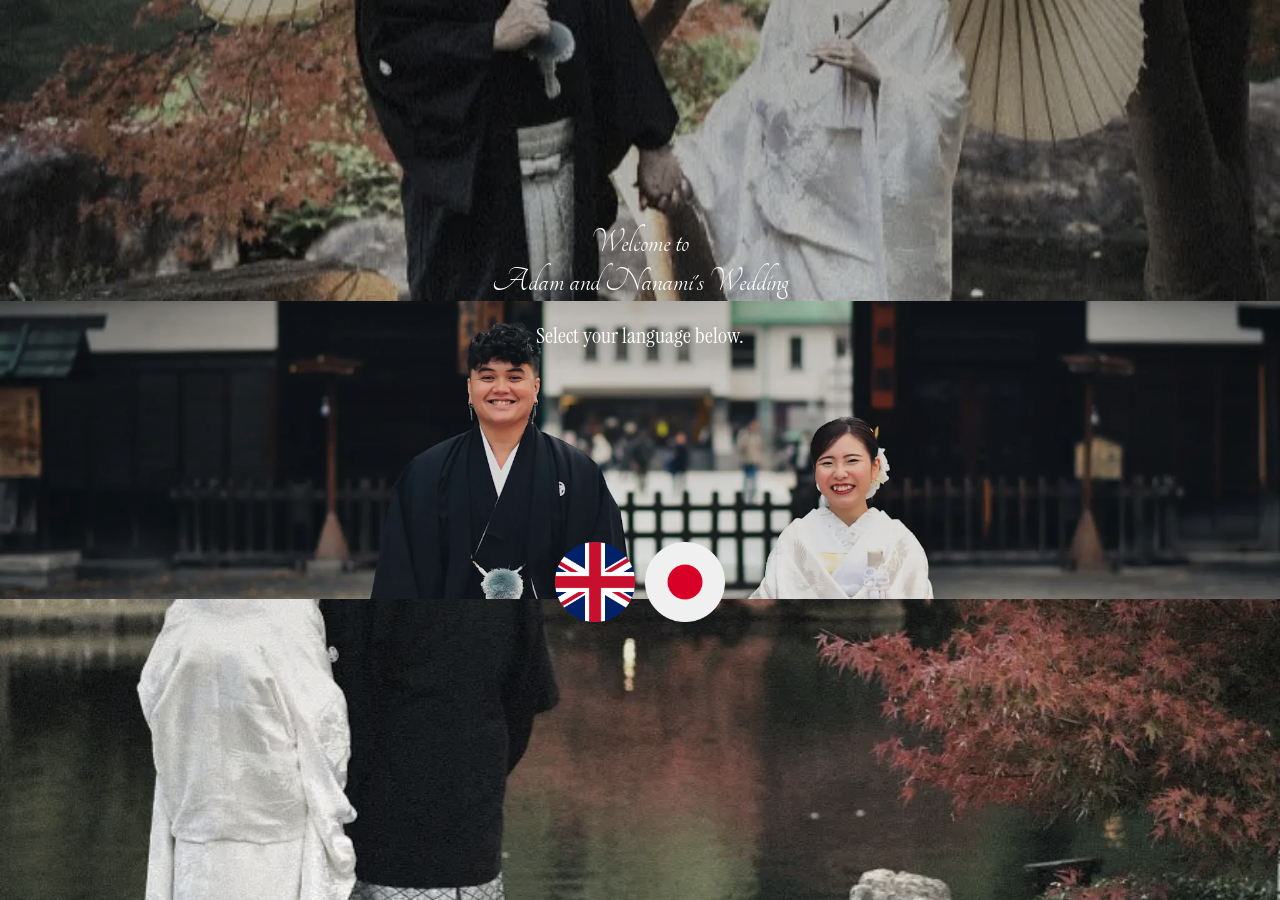
<file: index.html>
<!DOCTYPE html>
<html lang="en">
<head>
    <meta charset="UTF-8">
    <meta name="viewport" content="width=device-width, initial-scale=1.0">
    <link rel="stylesheet" href="index.css">
    
<link rel="preconnect" href="https://fonts.googleapis.com">
<link rel="preconnect" href="https://fonts.gstatic.com" crossorigin>
<link href="https://fonts.googleapis.com/css2?family=Instrument+Serif:ital@0;1&family=Shippori+Mincho+B1&family=Tangerine:wght@400;700&display=swap" rel="stylesheet"></head>
<body>
    <div class="homepage">
        <div class="strip-container">
            <div class="bg-strip top"></div>
            <div class="bg-strip middle"></div>
            <div class="bg-strip bottom"></div>
        </div>
        <div class="intro">
            <h1>Welcome to </h1>
            <h1>Adam and Nanami's Wedding</h1>
            <p>Select your language below.</p>
            <div class="lang">
                <a href="english.html"><img src="united-kingdom.png"></a>
                <a href="japanese.html"><img src="japan.png"></a>
            </div>
        
        </div>

    </div>
</body>
</file>
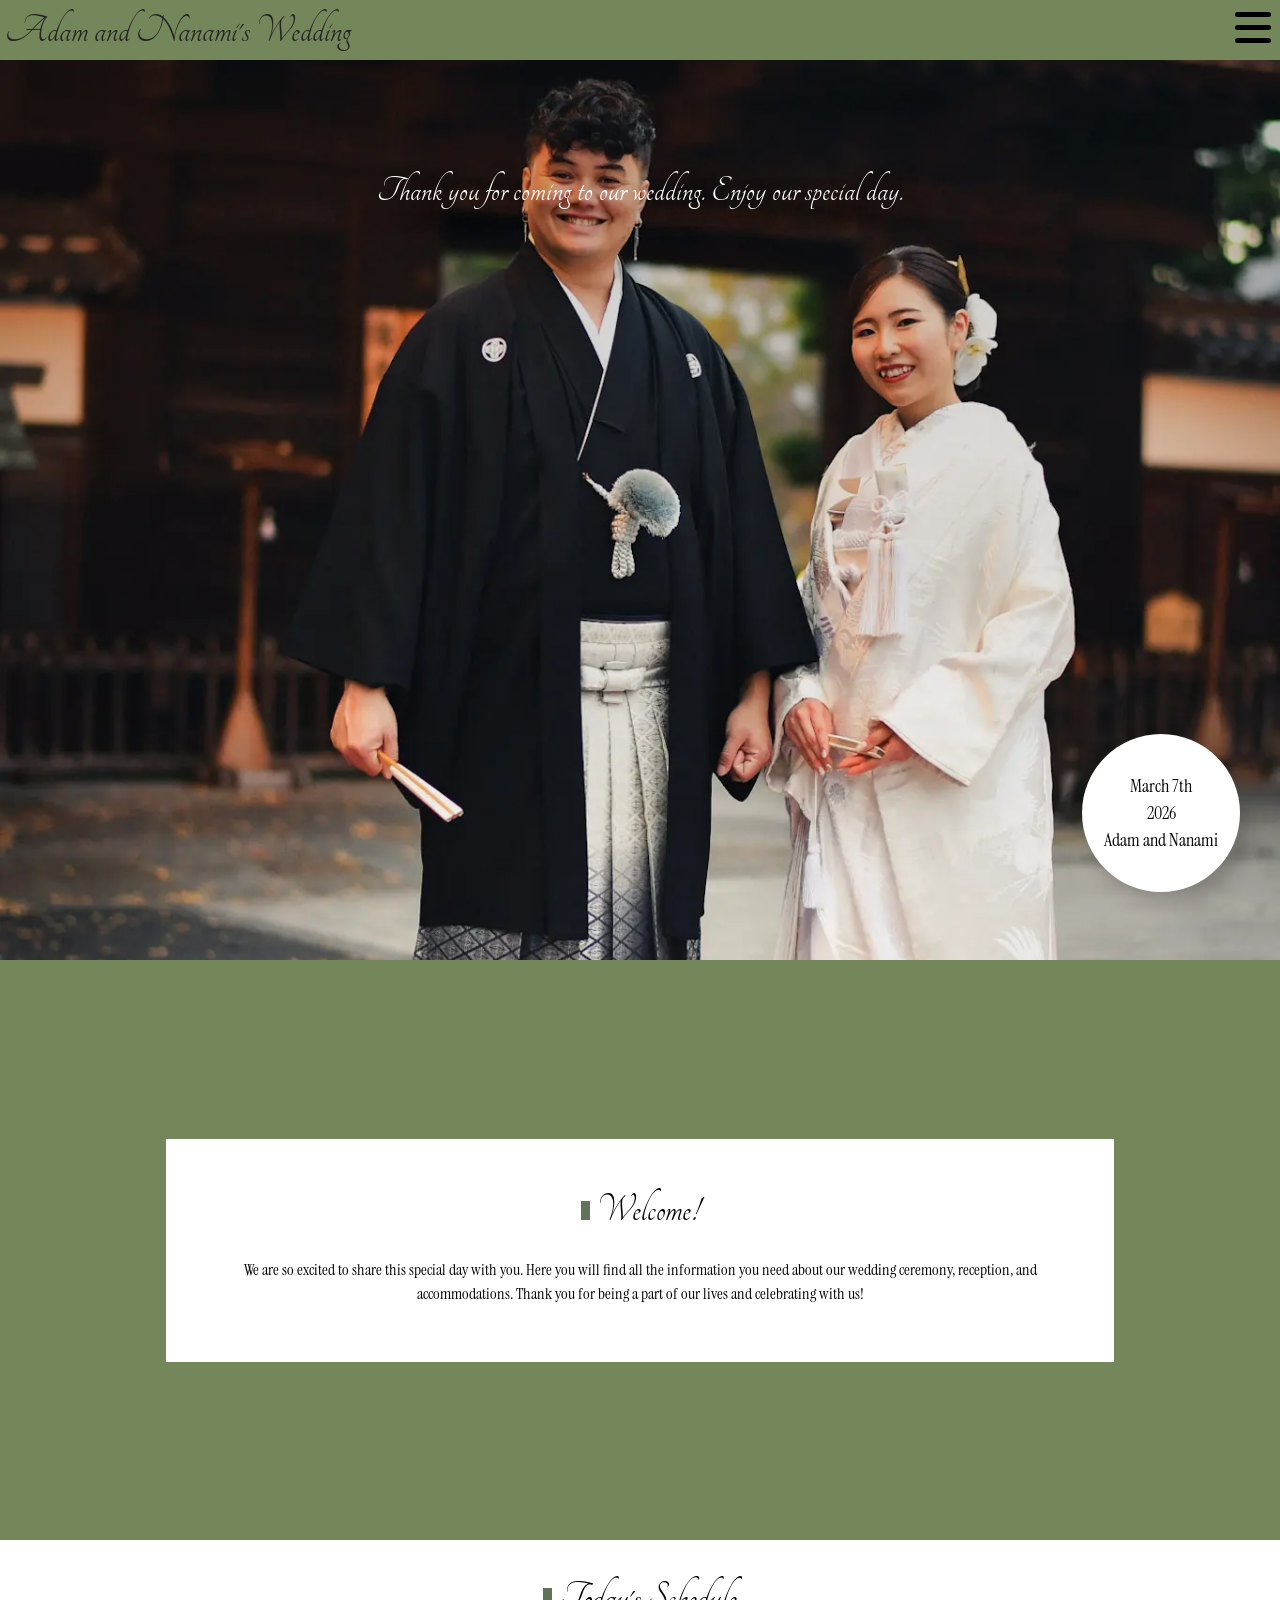
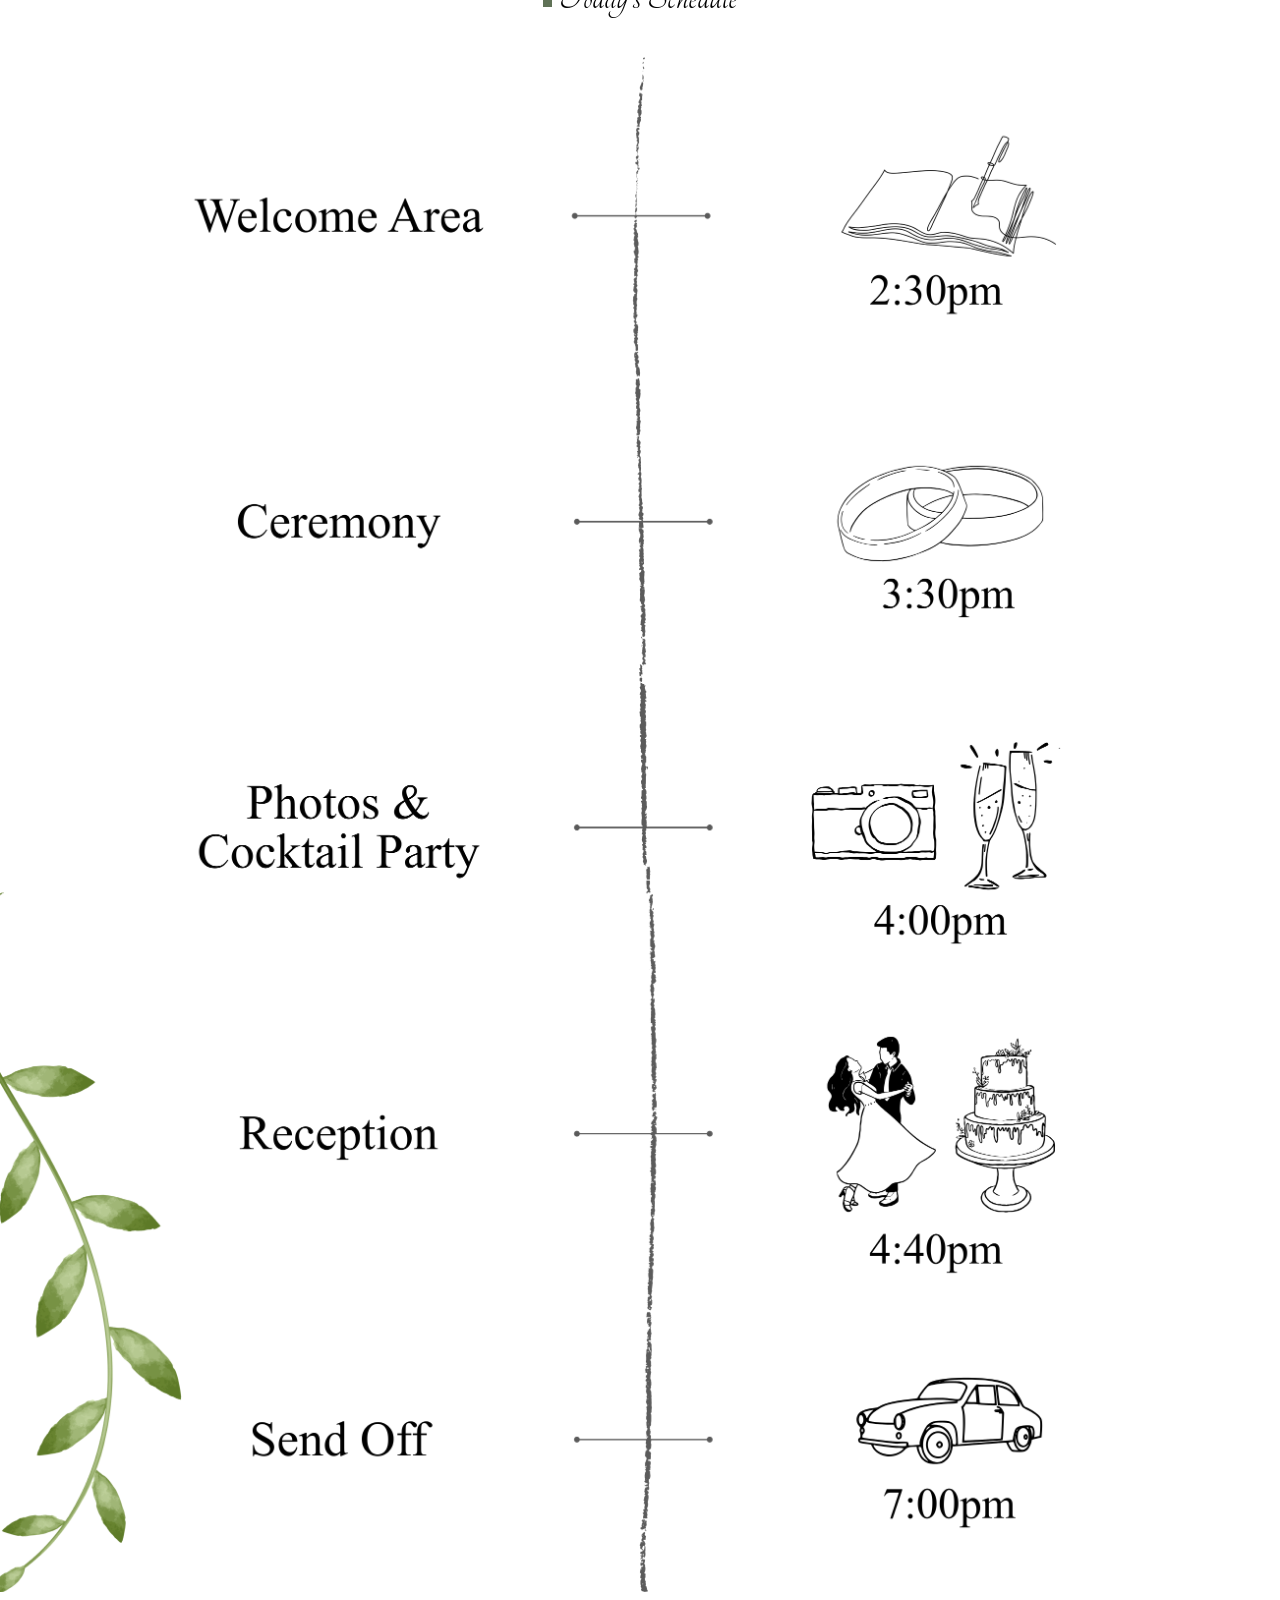
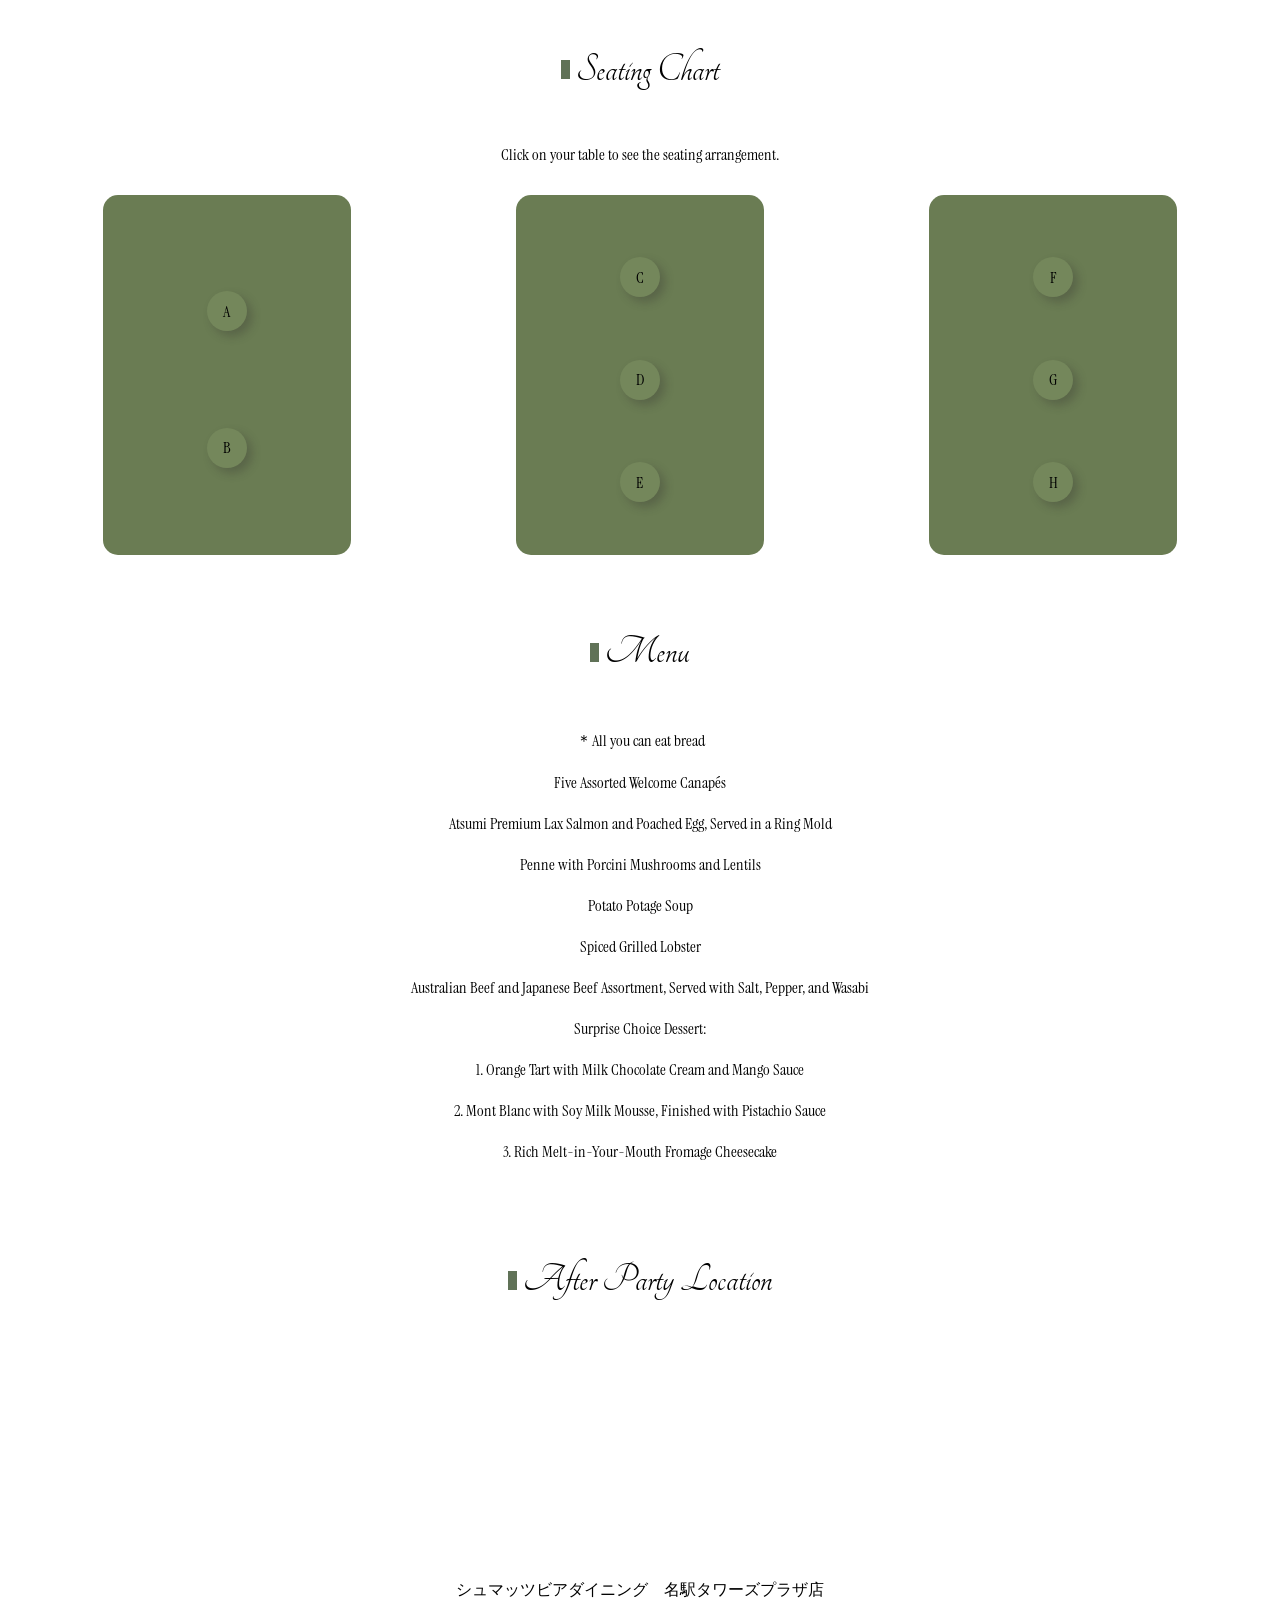
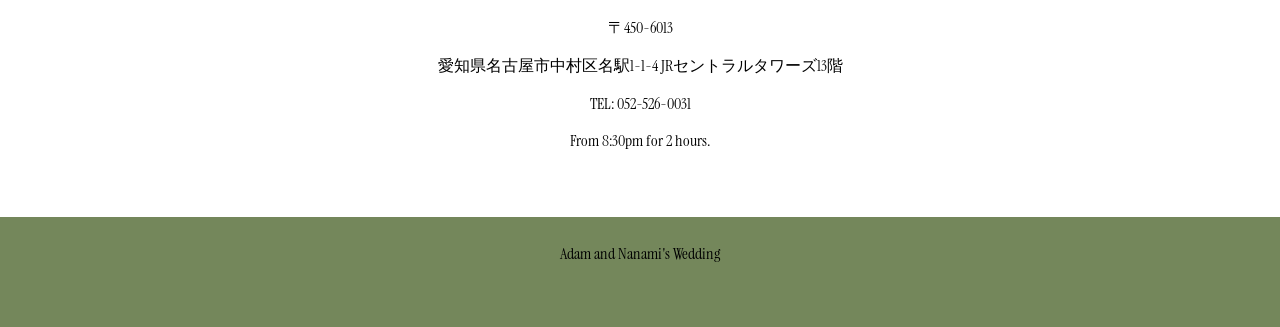
<file: english.html>
<!DOCTYPE html>
<html lang="en">
<head>
    <meta charset="UTF-8">
    <meta name="viewport" content="width=device-width, initial-scale=1.0">
    <link rel="stylesheet" href="index.css">
    
<link rel="preconnect" href="https://fonts.googleapis.com">
<link rel="preconnect" href="https://fonts.gstatic.com" crossorigin>
<link href="https://fonts.googleapis.com/css2?family=Instrument+Serif:ital@0;1&family=Shippori+Mincho+B1&family=Tangerine:wght@400;700&display=swap" rel="stylesheet"></head>
<body>

<div class="off-screen-menu">
            <ul>
                <li><a href="index.html">Home</a></li>
                <li><a href="#welcome">Welcome</a></li>
                <li><a href="#schedule">Schedule</a></li>
                <li><a href="#seating">Seating Chart</a></li>
                <li><a href="#menu">Menu</a></li>
                <li><a href="#location">Location</a></li>
            </ul>
</div>
        <nav>
                    <h1>Adam and Nanami's Wedding</h1>
        
            <div class="ham-menu">
                <span></span>
                <span></span>
                <span></span>
            </div>
        </nav>

    <div class="container">
        <div class="splash">
            
            <h3>Thank you for coming to our wedding. Enjoy our special day.</h3>
            <div class="date">
                <p>March 7th</p>
                <p>2026</p>
                <p>Adam and Nanami</p>
            </div>
        </div>
        <div class="welcome" id="welcome">
            <div class="welcome-text">
                <h2>Welcome!</h2>
                <p>We are so excited to share this special day with you. Here you will find all the information you need about our wedding ceremony, reception, and accommodations. Thank you for being a part of our lives and celebrating with us!</p>
            </div>
        </div>    
       <div class="schedule" id="schedule">
        
            <h2>Today's Schedule</h2>
            <div class="schedule-box">

                <img class="schedule-image" src="schedule with a leaf_eng.png" alt="Wedding Schedule">
                
            </div>
        </div> 
      <div class="seating-chart" id="seating">
            <h2>Seating Chart</h2>
            <p>Click on your table to see the seating arrangement.</p>
            <div class="table-container">
                <div class="table-1 table">
                    <button class="table-btn" data-table="A">A</button>
                    <button class="table-btn" data-table="B">B</button>
                </div>
                <div class="table-2 table">
                    <button class="table-btn" data-table="C">C</button>
                    <button class="table-btn" data-table="D">D</button>
                    <button class="table-btn" data-table="E">E</button>
                </div>
                <div class="table-3 table">
                    <button class="table-btn" data-table="F">F</button>
                    <button class="table-btn" data-table="G">G</button>
                    <button class="table-btn" data-table="H">H</button>
                </div>
            </div>
        </div>

            </div>
        <div class="menu" id="menu">
            <h2>Menu</h2>
<ul>
    <li>＊All you can eat bread</li>
  <li>Five Assorted Welcome Canapés</li>
  <li>Atsumi Premium Lax Salmon and Poached Egg, Served in a Ring Mold</li>
  <li>Penne with Porcini Mushrooms and Lentils</li>
  <li>Potato Potage Soup</li>
  <li>Spiced Grilled Lobster</li>
  <li>Australian Beef and Japanese Beef Assortment, Served with Salt, Pepper, and Wasabi</li>
  <li>Surprise Choice Dessert:</li>
  <li>1. Orange Tart with Milk Chocolate Cream and Mango Sauce</li>
  <li>2. Mont Blanc with Soy Milk Mousse, Finished with Pistachio Sauce</li>
  <li>3. Rich Melt-in-Your-Mouth Fromage Cheesecake</li>
</ul>
        </div>
        <div class="location" id="location">
            <h2>After Party Location</h2>
            <div class="address">
                <div class="map"><iframe src="https://www.google.com/maps/embed?pb=!1m18!1m12!1m3!1d1630.7137008427594!2d136.8818280786256!3d35.17089853888267!2m3!1f0!2f0!3f0!3m2!1i1024!2i768!4f13.1!3m3!1m2!1s0x600377cc2bde75cb%3A0x69bfc3fd4958fa4e!2z44K344Ol44Oe44OD44OEIOWQjeWPpOWxi-OCv-ODr-ODvOOCuuODl-ODqeOCtg!5e0!3m2!1sen!2sjp!4v1771143476471!5m2!1sen!2sjp" width="250" height="200" style="border:0;" allowfullscreen="" loading="lazy" referrerpolicy="no-referrer-when-downgrade"></iframe></div>
                <div class="address-text">
                    <p>シュマッツビアダイニング　名駅タワーズプラザ店</p>
                    <p>〒450-6013</p>
                    <p>愛知県名古屋市中村区名駅1-1-4 JRセントラルタワーズ13階</p>
                    <p>TEL: 052-526-0031</p>
                    <p>From 8:30pm for 2 hours.</p>
                </div>
            </div>
        </div>   

    </div>
        <div class="modal-overlay" id="modalOverlay">
            <div class="modal">
                <div class="table-visual"></div>
                <div class="seats" id="seats"></div>
            </div>
        </div>
    <footer>

        
        <p>Adam and Nanami's Wedding</p>
    </footer>

<script src="script.js"></script>
</body>
</file>
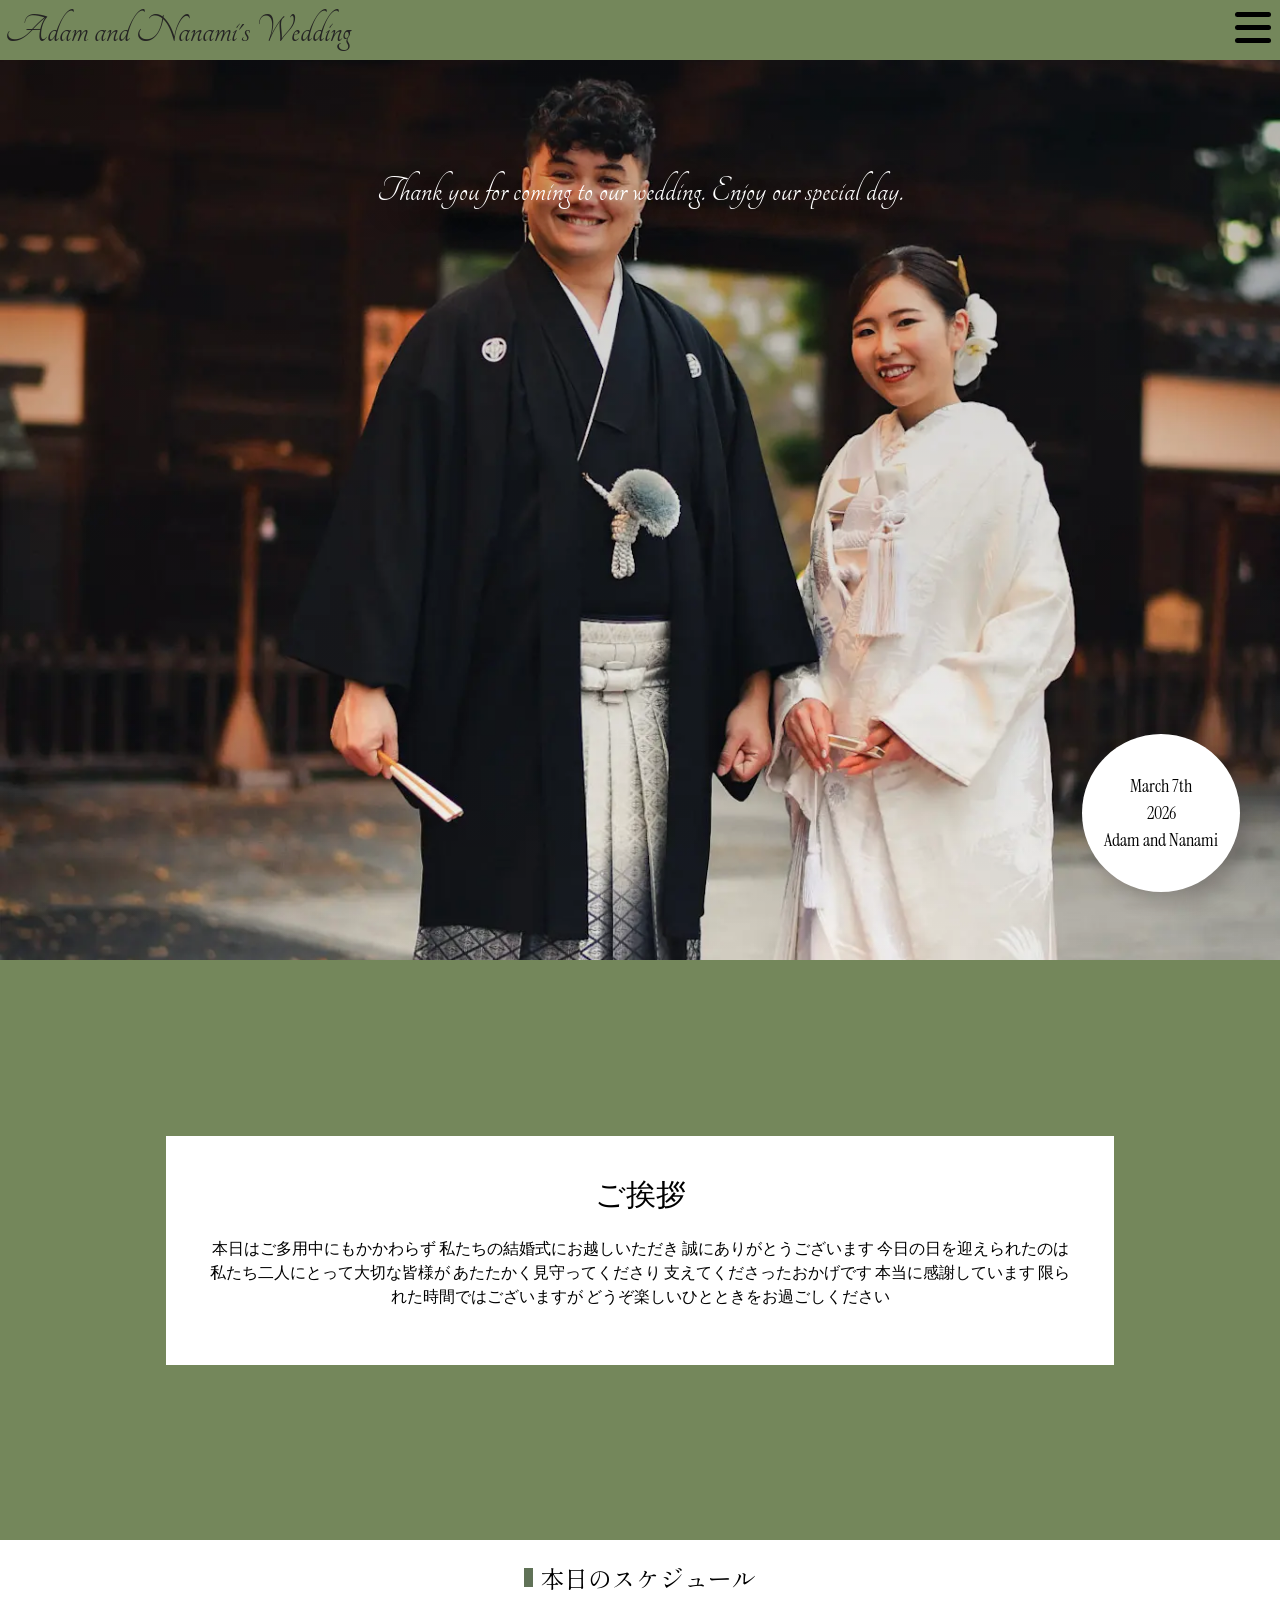
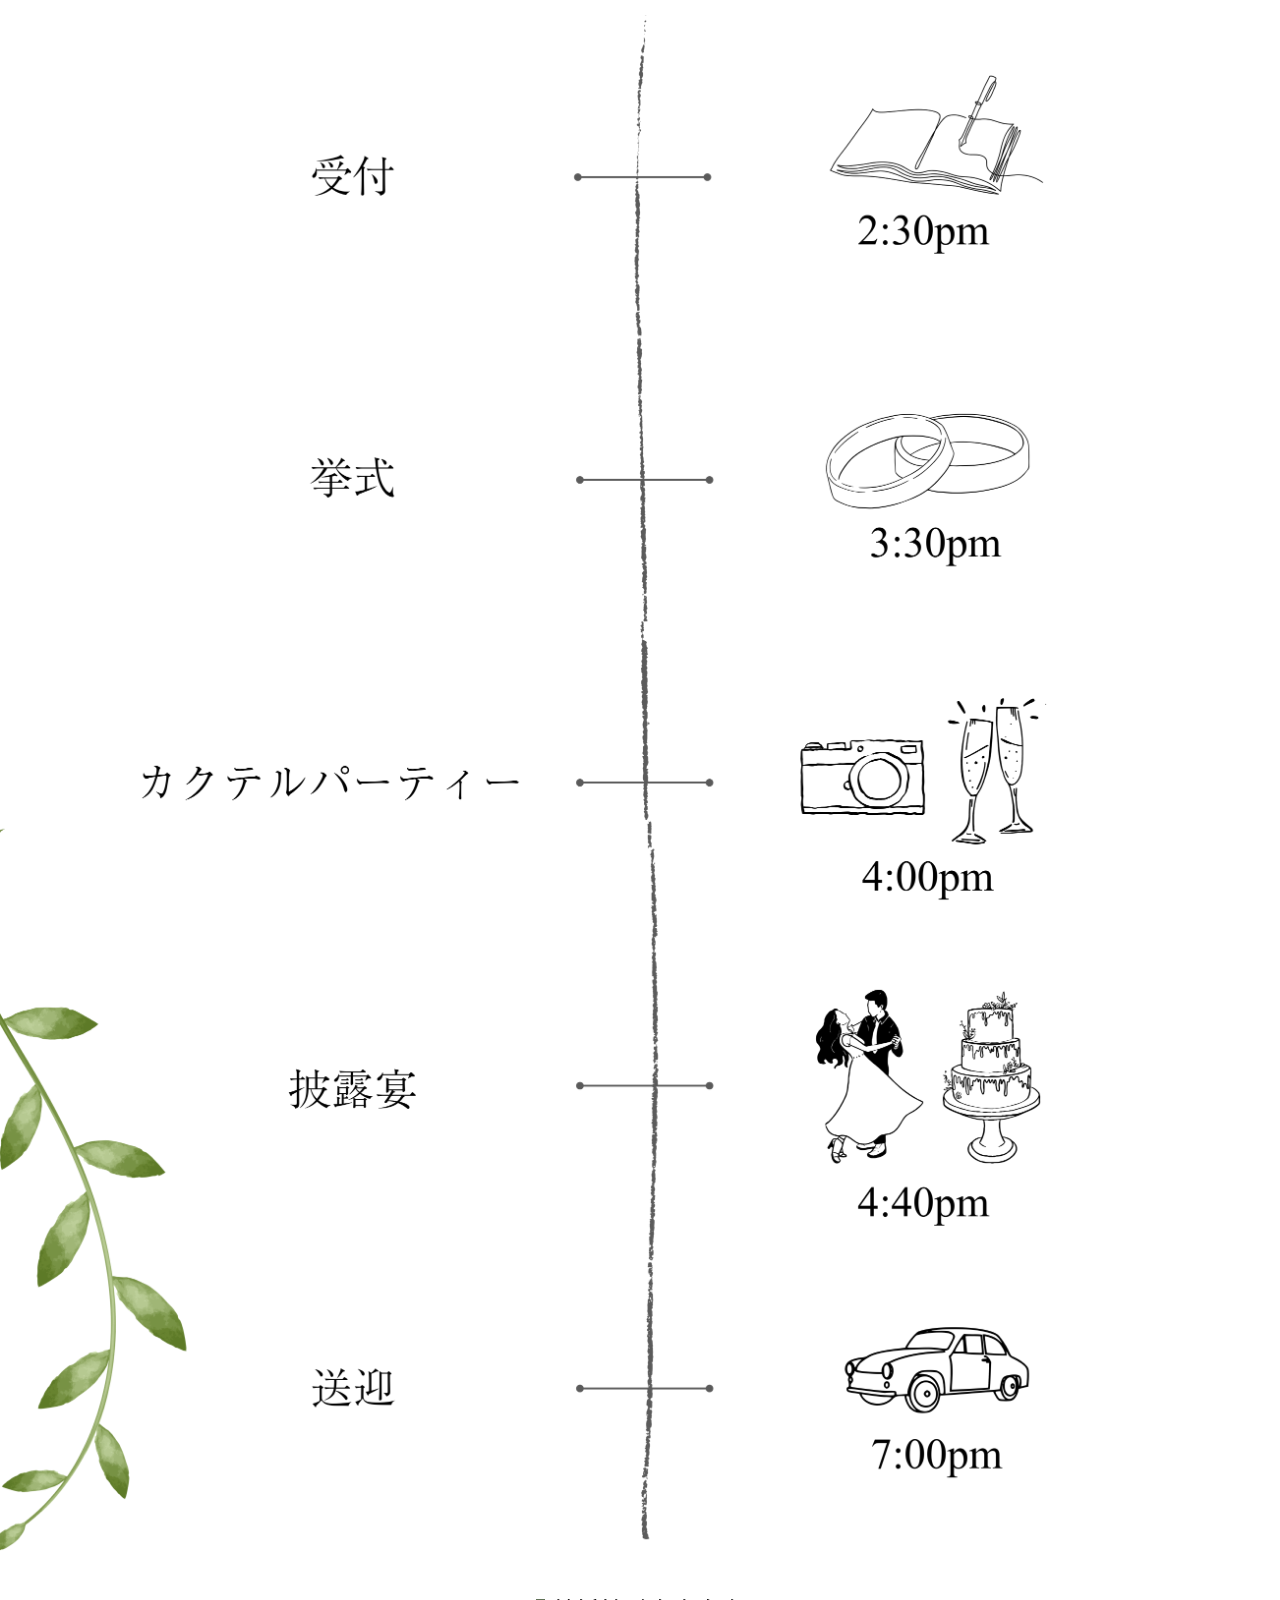
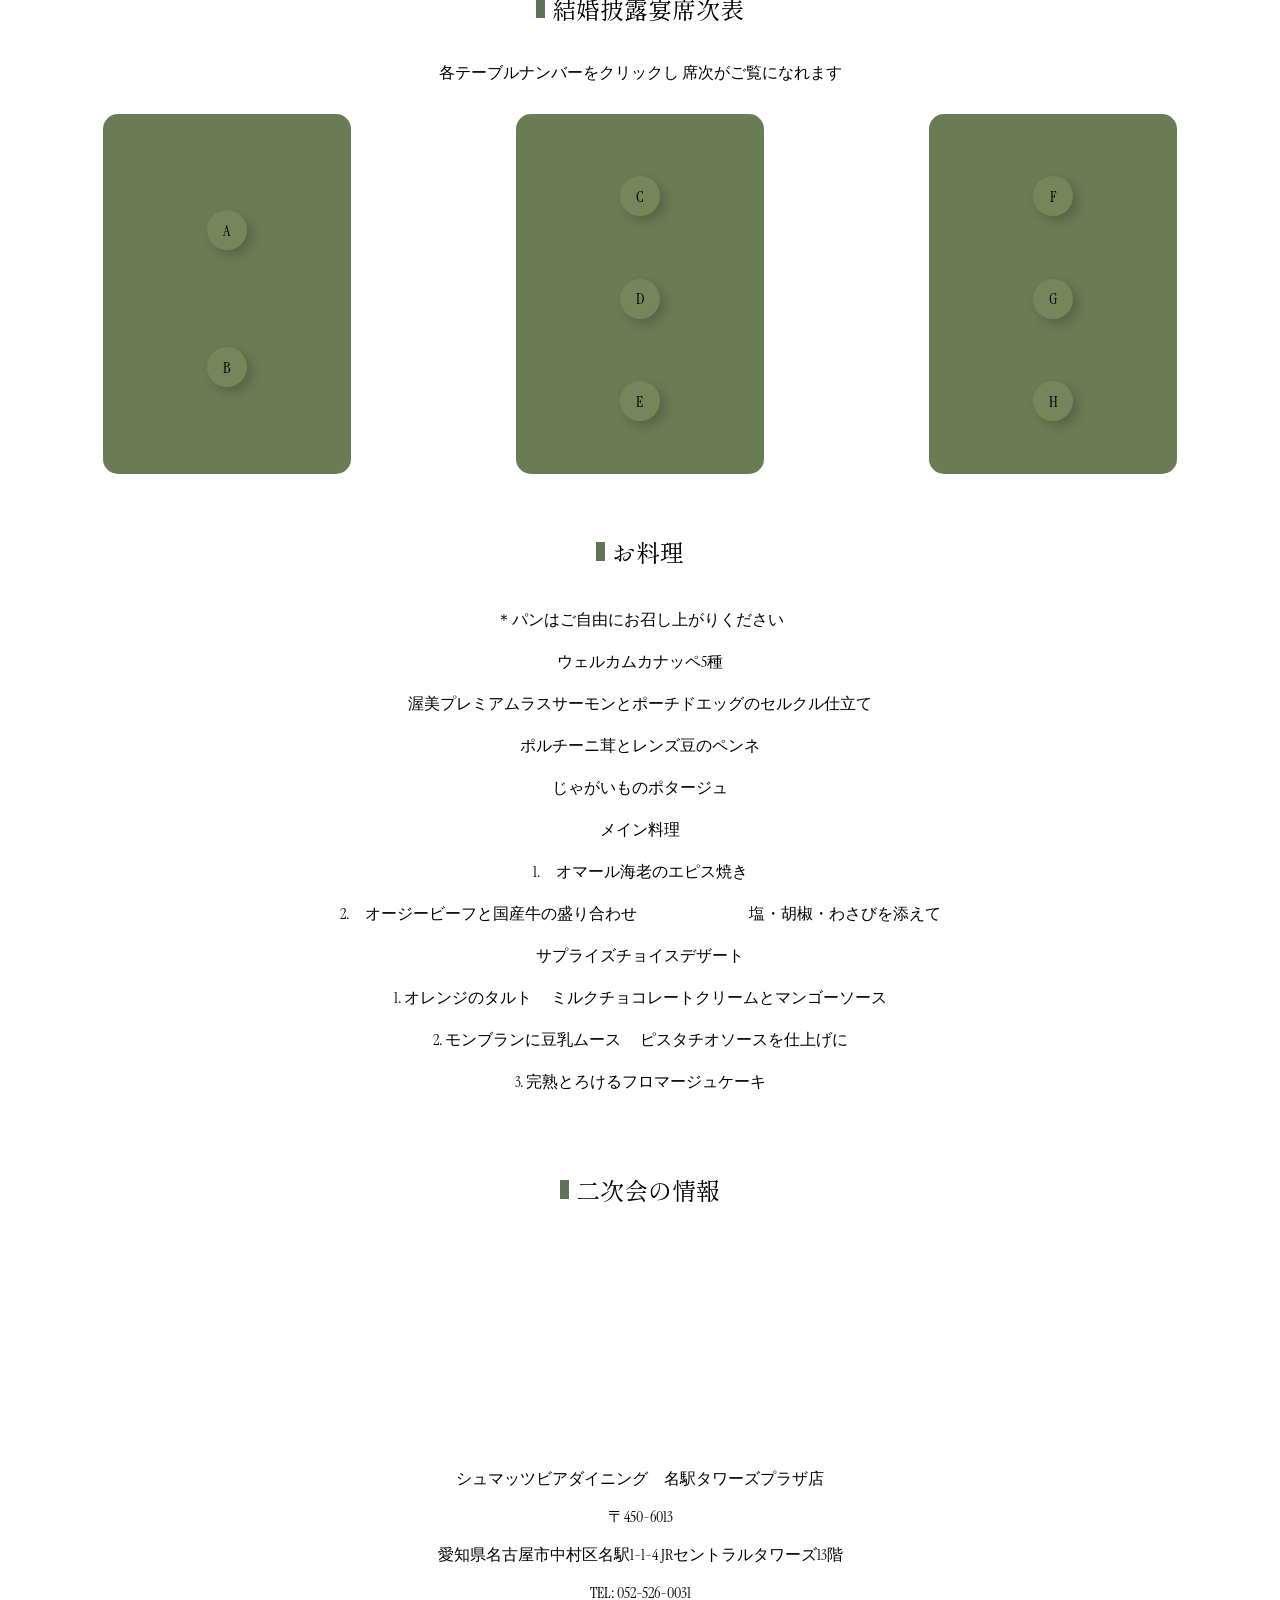
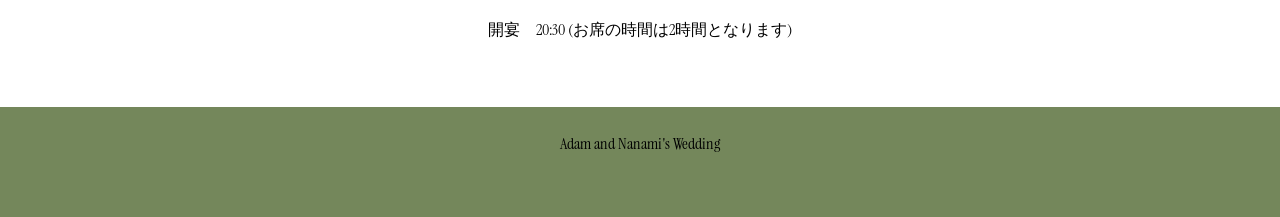
<file: japanese.html>
<!DOCTYPE html>
<html lang="ja">
<head>
    <meta charset="UTF-8">
    <meta name="viewport" content="width=device-width, initial-scale=1.0">
    <link rel="stylesheet" href="index.css">
    
<link rel="preconnect" href="https://fonts.googleapis.com">
<link rel="preconnect" href="https://fonts.gstatic.com" crossorigin>
<link href="https://fonts.googleapis.com/css2?family=Instrument+Serif:ital@0;1&family=Shippori+Mincho+B1&family=Tangerine:wght@400;700&display=swap" rel="stylesheet"><body>
<div class="off-screen-menu">
            <ul>
                <li><a href="index.html">ホームページ</a></li>
                <li><a href="#welcome">ご挨拶</a></li>
                <li><a href="#schedule">本日のスケジュール</a></li>
                <li><a href="#seating">席次表</a></li>
                <li><a href="#menu">お料理</a></li>
                <li><a href="#location">二次会の情報</a></li>
            </ul>
</div>
        <nav>
                    <h1>Adam and Nanami's Wedding</h1>
        
            <div class="ham-menu">
                <span></span>
                <span></span>
                <span></span>
            </div>
        </nav>

    <div class="container">
        <div class="splash">
            
            <h3>Thank you for coming to our wedding. Enjoy our special day.</h3> 
            <div class="date">
                <p>March 7th</p>
                <p>2026</p>
                <p>Adam and Nanami</p>
            </div>
        </div>
        <div class="welcome-jp" id="welcome">
            <div class="welcome-text-jp">
                <h3>ご挨拶</h3>
                    <p>
                    本日はご多用中にもかかわらず
                    私たちの結婚式にお越しいただき
                    誠にありがとうございます
                    今日の日を迎えられたのは
                    私たち二人にとって大切な皆様が
                    あたたかく見守ってくださり
                    支えてくださったおかげです
                    本当に感謝しています
                    限られた時間ではございますが
                    どうぞ楽しいひとときをお過ごしください</p>
            </div>
        </div>    
       <div class="schedule" id="schedule">
        
            <h2>本日のスケジュール</h2>
            <div class="schedule-box">

                <img class="schedule-image" src="schedule with a leaf_jpn.png" alt="Wedding Schedule">
                
            </div>
        </div> 
      <div class="seating-chart" id="seating">
            <h2>結婚披露宴席次表</h2>
            <p>各テーブルナンバーをクリックし
席次がご覧になれます</p>
            <div class="table-container">
                <div class="table-1 table">
                    <button class="table-btn" data-table="A">A</button>
                    <button class="table-btn" data-table="B">B</button>
                </div>
                <div class="table-2 table">
                    <button class="table-btn" data-table="C">C</button>
                    <button class="table-btn" data-table="D">D</button>
                    <button class="table-btn" data-table="E">E</button>
                </div>
                <div class="table-3 table">
                    <button class="table-btn" data-table="F">F</button>
                    <button class="table-btn" data-table="G">G</button>
                    <button class="table-btn" data-table="H">H</button>
                </div>
            </div>
        </div>

            </div>
        <div class="menu" id="menu">
            <h2>お料理</h2>
            <ul>
                <li>＊パンはご自由にお召し上がりください</li>
                <li>ウェルカムカナッペ5種</li>
                <li>渥美プレミアムラスサーモンとポーチドエッグのセルクル仕立て</li>
                <li>ポルチーニ茸とレンズ豆のペンネ</li>
                <li>じゃがいものポタージュ</li>
                <li>メイン料理</li>
                <li>1.　オマール海老のエピス焼き</li>
                <li>2.　オージービーフと国産牛の盛り合わせ　　　　　　　塩・胡椒・わさびを添えて</li>
                <li>サプライズチョイスデザート</li>
                <li>1. オレンジのタルト
                　ミルクチョコレートクリームとマンゴーソース</li>
                <li>2. モンブランに豆乳ムース
                　ピスタチオソースを仕上げに</li>
                <li>3. 完熟とろけるフロマージュケーキ</li>
            </ul>
        </div>
        <div class="location" id="location">
            <h2>二次会の情報</h2>
            <div class="address">
                <div class="map"><iframe src="https://www.google.com/maps/embed?pb=!1m18!1m12!1m3!1d1630.7137008427594!2d136.8818280786256!3d35.17089853888267!2m3!1f0!2f0!3f0!3m2!1i1024!2i768!4f13.1!3m3!1m2!1s0x600377cc2bde75cb%3A0x69bfc3fd4958fa4e!2z44K344Ol44Oe44OD44OEIOWQjeWPpOWxi-OCv-ODr-ODvOOCuuODl-ODqeOCtg!5e0!3m2!1sen!2sjp!4v1771143476471!5m2!1sen!2sjp" width="250" height="200" style="border:0;" allowfullscreen="" loading="lazy" referrerpolicy="no-referrer-when-downgrade"></iframe></div>
                <div class="address-text">
                    <p>シュマッツビアダイニング　名駅タワーズプラザ店</p>
                    <p>〒450-6013</p>
                    <p>愛知県名古屋市中村区名駅1-1-4 JRセントラルタワーズ13階</p>
                    <p>TEL: 052-526-0031</p>
                    <p>開宴　20:30 (お席の時間は2時間となります)</p>
                </div>
            </div>
            <!-- <button class="afterparty">After Party Details</button> -->
        </div>   

    </div>
        <div class="modal-overlay" id="modalOverlay">
            <div class="modal">
                <div class="table-visual"></div>
                <div class="seats" id="seats"></div>
            </div>
        </div>
    <footer>
       
        
        <p>Adam and Nanami's Wedding</p>
    </footer>

<script src="script.js"></script>
</body>
</file>
<file: index.css>
body {
  font-family: "Instrument Serif", serif;
  font-weight: 400;
  font-style: normal;
  margin: 0;
  background-color: white;
}

html, body {
  margin: 0;
  padding: 0;
  width: 100%;
  height: 100%;
}

html[lang="ja"] body {
  font-family: "Shippori Mincho B1",;
  font-weight: 400;
  font-style: normal;
  margin: 0;
}

html[lang="ja"] [lang="en"] {
  font-family: "Shippori Mincho B1", serif;
  font-weight: 400;
  font-style: normal;
}

html[lang="ja"] h2, h3 {
  font-family: "Shippori Mincho B1", serif;
  font-weight: 400;
  font-style: normal;
  font-size: 24px;
}

html[lang="ja"]　li　{
  font-family: "Shippori Mincho B1", serif;
  font-weight: 400;
  font-style: normal;
  font-size: 14px;
}
 
nav {
  display: flex;
  background-color: #74875B;
  margin-top: 0;
  color: rgb(36, 35, 35);
  height: 60px;
  margin: 0;
  font-weight: 400;
}

h1, h2 {
  font-family: "Tangerine", serif;
  font-weight: 400;
  font-style: normal;
  font-size: 42px;
}

h3 {
  font-family: "Tangerine", serif;
  font-weight: 400;
  font-style: normal;
  font-size: 38px;
  margin: 10px;
}

nav h1 {
    margin: 0;
    padding: 5px;
    padding-top: 8px;
}

h2 {
    display: inline-flex;
    align-items: center;
    gap: 0.4rem;
}

.off-screen-menu a,
.off-screen-menu a:visited {
  color: #2a2a2a;
  text-decoration: none;
}

h2::before {
    content: "";
    width: 9px;
    height: 19px;
    background-color: #607257;
}

.off-screen-menu {
  background-color: beige;
  height: 100vh;
  width: 100%;
  gap: 3rem;
  max-width: 450px;
  position: fixed;
  top: 0;
  right: -450px;
  display: flex;
  flex-direction: column;
  align-items: center;
  justify-content: center;
  transition: .3s ease;
  text-align: center;
  font-size: 2rem;
  z-index: 101;
}

.off-screen-menu.active {
  right: 0;
}

.off-screen-menu ul {
list-style: none;
padding: 0;
margin: 0;
}

.ham-menu {
  height: 100%;
  width: 40px;
  justify-content: center;
  position: relative;
  margin-left: auto;
  padding-left: 5px;
  z-index: 102;
}
.off-screen-menu li {
  margin: 20px 0;
}

.ham-menu span {
  height: 5px;
  width: 80%;
  align-content: center;
  background-color: black;
  border-radius: 25px;
  position: absolute;
  left: 0;
  transition: .3s ease;
  z-index: 102;
}

.ham-menu span:nth-child(1) {
  top: 12px;
}

.ham-menu span:nth-child(2) {
  top: 25px;
}

.ham-menu span:nth-child(3) {
  top: 38px;
}

.ham-menu.active span:nth-child(1) {
  top: 22px;
  transform: rotate(45deg);
}

.ham-menu.active span:nth-child(2) {
  opacity: 0;
}

.ham-menu.active span:nth-child(3) {
  top: 22px;
  transform: rotate(-45deg);
}


.container {
  display: flex;
  flex-wrap: wrap;
  flex-direction: column;
}

.splash {
  height: 100vh;
  position: relative;
  background-image: url("splas.webp");
  background-size: cover;
  background-position: center;
  color: white;
  text-align: center;
  align-content:start;
  font-size: 20px;
  font-weight: 100;
  position: relative;
}

.splash::before {
  content: "";
  position: absolute;
  inset: 0;
    background: linear-gradient(
  to bottom,
  rgba(0, 0, 0, 0.2),
  rgba(0, 0, 0, 0.0)
);
  z-index: 0;}

.splash h3 {
  position: relative;
  margin-top: 10vh;
  z-index: 100;
  color: white;
  text-shadow: 10px 10px 25px rgb(26, 26, 26);
  padding: 20px;  
}


.splash-image {
  width: 100%;
  height: auto;
}

.date {
  height: 148px;
  width: 148px;
  background-color: white;
  color: black;
  border-radius: 50%;
  align-content: center;
  margin: 20px;
  font-size: 18px;
  padding: 5px;
  margin-left: auto;
  box-shadow: 10px 10px 20px rgba(49, 48, 48, 0.3);
  bottom: 3rem;
  right: 1.25rem;
  position: absolute;
}

.date p {
  margin: 3px;
  font-size: 18px;}

.welcome {
  text-align: center;
  padding: 20px;
  background-color: #74875B;
  height: 60vh;
  align-content: center;
}

.welcome h2 {
  margin: 0;
}

.welcome-jp {
  text-align: center;
  padding: 20px;
  background-color: #74875B;
  height: 60vh;
  align-content: center;
}

.welcome-text {
  background-color: white;
  margin: auto;
  width: 70%;
  padding: 40px;
  line-height: 1.5;
}

.welcome-text-jp {
  background-color: white;
  margin: auto;
  width: 70%;
  padding: 40px;
  line-height: 1.5;
  font-size: 16px;
}

.welcome-text-jp h3 {
  font-size: 30px;
  margin-top: 0;
}


.schedule {
  text-align: center;
  z-index: 1;
  background-size: cover;
}

.schedule h2 {
  background-image: url("a leaf.png");
}

.leaf {
  left: auto;
  z-index: -1;
}

.schedule img {
  width: 100%;
  height: auto;
  z-index: 0;
}

.schedule-box {
  display: flex;
  flex-direction: row;
  justify-content: center;
  gap: 20px;
}

.schedule-box img {
  width: 100%;
  height: auto;
  margin-left: 0;
}

.schedule-time {
  display: flex;
  flex-direction: column;

}

.seating-chart {
  text-align: center;
  padding: 20px;
}

.seating-chart p {
  margin-bottom: 30px;
}

.table-container {
  display: flex;
  flex-direction: row;
  justify-content: space-around;
}

.table {
  display: flex;
  flex-direction: column;
  align-items: center;
  justify-content: space-evenly;
  width: 20%;
  height: 40vh;
  background-color: #6a7c53;
  border-radius: 15px;
}

.table-btn {
    margin-top: 10px;
    height: 40px;
    width: 40px;
    text-align: center;
    background-color: #74875B;
    border: none;
    border-radius: 50%;
    font-size: 16px;
    box-shadow: 5px 5px 10px rgba(49, 48, 48, 0.3);
}

.menu {
  text-align: center;
  padding: 20px;
  list-style: none;
}

.menu ul {
  padding: 0;
  list-style: none;
}

.menu li {
  margin: 20px 0;
  font-size: 16px;
  list-style: none;
}

.location {
  text-align: center;
  padding: 20px;
}

.location button {
    margin-top: 10px;
    padding: 10px 20px;
    background-color: #b4a543;
    color: white;
    border: none;
    border-radius: 30px;
    font-size: 16px;
    margin-bottom: 50px;
    box-shadow: 5px 5px 30px rgba(49, 48, 48, 0.5);
}

.address {
    display: flex;
    flex-direction: column;
    justify-content: center;
    align-items: center;
    gap: 20px;
    margin-bottom: 30px;
}

button {
  font-family: "Instrument Serif", serif;
  font-weight: 100;
  font-style: normal;
}

footer {
  text-align: center;
  padding: 10px;
  background-color: #74875B;
  min-height: 10vh;
}

footer button {
    margin: 10px;
    padding: 10px 20px;
    background-color: #74875B;
    border: none;
    border-radius: 30px;
    font-size: 16px;
}

/* MODAL STYLES */

body.modal-open {
  overflow: hidden;
}

.modal-overlay {
  position: fixed;
  inset: 0;
  background: rgba(0,0,0,0.5);

  display: flex;
  justify-content: center;
  align-items: center;

  opacity: 0;
  visibility: hidden;
  pointer-events: none;

  transition: opacity 0.3s ease, visibility 0.3s ease;
  z-index: 1000;
}


.modal-overlay.active {
    opacity: 1;
  visibility: visible;
  pointer-events: auto;
}

.modal {
  position: relative;
  display: flex;
  align-items: center;
  width: 420px;
  height: 260px;
  background: rgba(255, 255, 255);
  padding-left: 110px;
  padding-right: 110px;
}

.table-visual {
  position: absolute;
  top: 50%;
  left: 50%;
  width: 70px;
  height: 230px;
  transform: translate(-50%, -50%);
  background: #74875B;
  border-radius: 12px;
}

.seats {
  position: absolute;
  left: 50%;
  top: 50%;
  transform: translate(-50%, -50%);
  
  display: flex;
  gap: 90px;
  justify-content: space-between;
  width: 80%;
  max-width: 400px; 
  pointer-events: auto;
  box-sizing: border-box;
  /* padding-right: 80px; */
}




.seats .side {
  width: 45%;
  display: flex;
  flex-direction: column;
  justify-content: center;
  gap: 30px;
}


.seat {
  background: white;
  padding: 3px 3px;
  border-radius: 10px;
  font-size: 14px;
  white-space: nowrap;
  max-width: 160px;
  text-align: center;
  
}

.seats .side:first-child {
  align-items: flex-end;
  padding-right: 16px;
}

.seats .side:last-child {
  align-items: flex-start;
  padding-left: 16px;
}


/* HOMEPAGE */

.homepage {
  position: relative;
  height: 100vh;
  background-color: rgb(220, 220, 220);
}

/* BG STRIPS */

.strip-container {
  display: flex;
  flex-direction: column;
  height: 100%;
}


.bg-strip {
  flex: 1;
  background-size: cover;
  background-position: center;
  opacity: 0;
  will-change: transform, opacity;
}

.bg-strip.top {
  background-image: url("home2.webp");
  background-blend-mode: saturation ;
  z-index: 1;
  animation: slideInLeft 0.8s forwards;
}

.bg-strip.middle {
  background-image: url("home3.webp");
    background-blend-mode: darken;

  z-index: 2;
  animation: slideInRight 0.8s 0.3s forwards;
}

.bg-strip.bottom {
  background-image: url("home1.webp");
    background-blend-mode: darken;
  z-index: 3;
  animation: slideInLeft 0.8s 0.6s forwards;
  margin-top: -3px;
}

.bg-strip.top,
.bg-strip.bottom {
  filter: grayscale(50%);
}



/* END BG STRIPS */

.homepage h1,
.homepage .lang {
  position: relative;
  z-index: 10;
}



.intro {
  position: absolute;
  inset: 0;
  display: flex;
  flex-direction: column;
  justify-content: center;
  align-items: center;
  z-index: 10;
  text-align: center;
  margin-bottom: 50px;
  padding: 20px;
  color: white;
  height: 90%;
  opacity: 0;
  animation: fadeIn 1s 1.2s ease-out forwards;
}

.intro::before {
    content: "";
  position: absolute;
  inset: 0;
  background: linear-gradient(
  to bottom,
  rgba(0, 0, 0, 0.3),
  rgba(0, 0, 0, 0.0)
);
  z-index: 1;
}

.homepage h1 {
  font-size: 36px;
  margin: 0;
  text-shadow: 10px 10px 25px rgb(26, 26, 26);
}

.homepage p {
  margin-top: 20px;
  color: white;
  font-size: 22px;
  z-index: 2;
  text-shadow: 10px 10px 25px rgb(26, 26, 26);
}

.lang {
  display: flex;
  justify-content: center;
  gap: 10px;
  margin-top: 170px;
  width: 100%;
  height: auto;
}

.lang img {
  width: clamp(50px, 15vw, 80px);
  height: auto;
  cursor: pointer;
}


@media (max-width: 400px) {
  .lang {
    gap: 10px;
  }
  .homepage h1 {
    font-size: 42px;
  }
}

@keyframes slideInLeft {
  0% {
    transform: translateX(-100%);
    opacity: 0;
  }
  100% {
    transform: translateX(0);
    opacity: 1;
  }
}


@keyframes slideInRight {
  0% {
    transform: translateX(100%);
    opacity: 0;
  }
  100% {
    transform: translateX(0);
    opacity: 1;
  }
}

@keyframes fadeIn {
  from { opacity: 0; }
  to { opacity: 1; }
}

/* 
@keyframes fadeUp {
  from { opacity: 0; transform: translateY(20px); }
  to { opacity: 1; transform: translateY(0); }
}

.homepage h1 {
  animation: fadeUp 1s 1.8S ease-out forwards;
}

.lang img:nth-child(1) { animation: fadeUp 1s ease-out}
.lang img:nth-child(2) { animation: fadeUp 1s ease-out  } */
</file>
